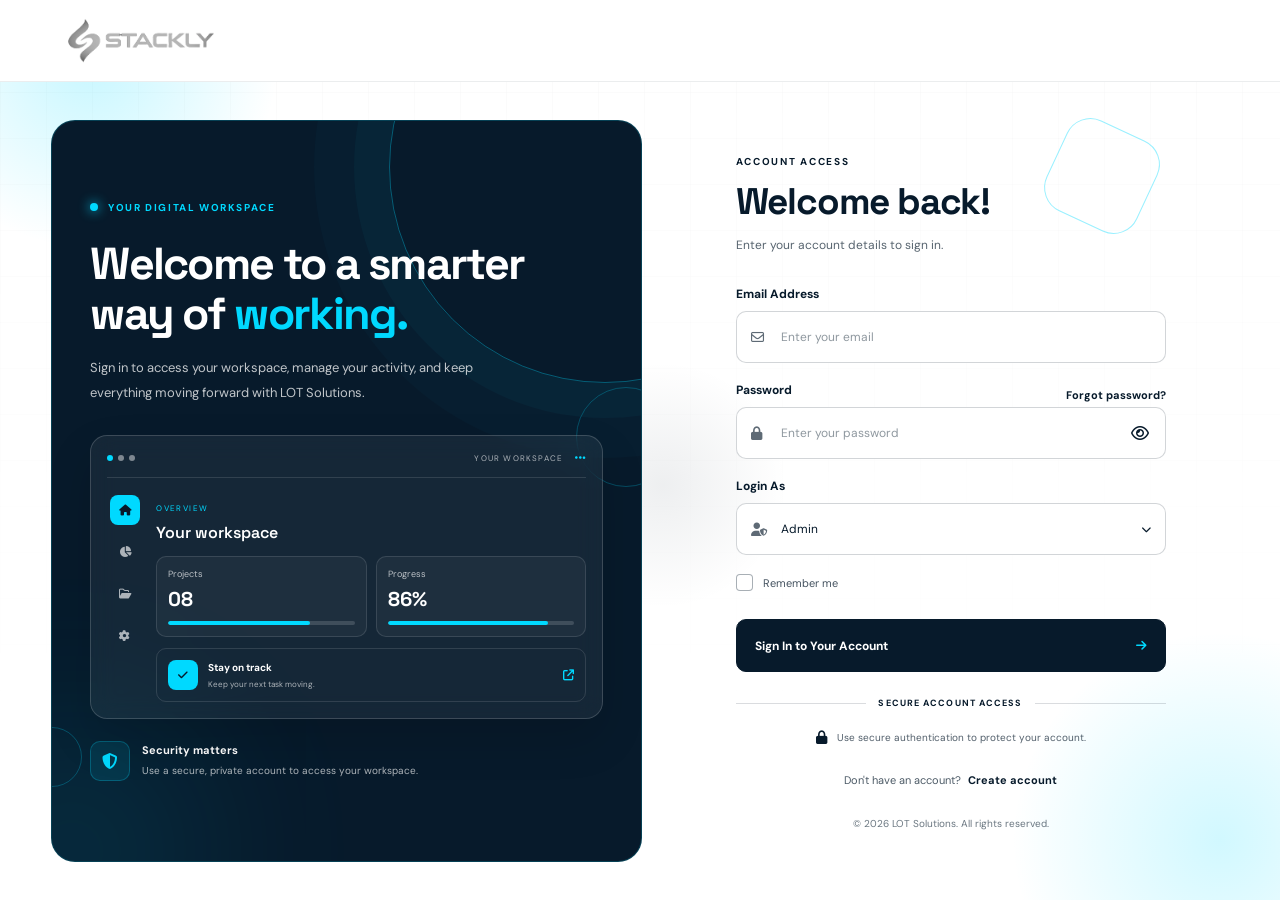
<file: login.html>
<!DOCTYPE html>
<html lang="en">
<head>
    <meta charset="UTF-8">
    <meta name="viewport" content="width=device-width, initial-scale=1.0">

    <title>Login | LOT Solutions</title>
    <meta name="description" content="Sign in to your LOT Solutions account.">
    <meta name="theme-color" content="#071A2B">

    <link rel="preconnect" href="https://fonts.googleapis.com">
    <link rel="preconnect" href="https://fonts.gstatic.com" crossorigin>

    <link href="https://fonts.googleapis.com/css2?family=DM+Sans:wght@400;500;600;700&family=Space+Grotesk:wght@400;500;600;700&display=swap"
          rel="stylesheet">

    <link rel="stylesheet"
          href="https://cdnjs.cloudflare.com/ajax/libs/font-awesome/6.5.2/css/all.min.css">

    <link rel="stylesheet"
          href="https://unpkg.com/aos@2.3.1/dist/aos.css">

    <link rel="stylesheet" href="css/login.css">
</head>

<body>

    <!-- Animated Background -->
    <div class="background-animation" aria-hidden="true">
        <div class="background-grid"></div>
        <div class="glow glow-one"></div>
        <div class="glow glow-two"></div>
        <div class="glow glow-three"></div>
        <span class="floating-shape shape-one"></span>
        <span class="floating-shape shape-two"></span>
        <span class="floating-shape shape-three"></span>
    </div>

    <!-- Header -->
    <header class="site-header auth-header">
        <a href="index.html"
           class="brand"
           aria-label="LOT Solutions Home">
            <img src="assets/logo.webp" alt="LOT Solutions">
        </a>
    </header>

    <main class="login-layout">

        <!-- Welcome Panel -->
        <section class="welcome-panel" data-aos="fade-right">
            <div class="welcome-inner">

                <div class="live-label">
                    <span class="live-dot"></span>
                    YOUR DIGITAL WORKSPACE
                </div>

                <h1>
                    Welcome to a smarter way of
                    <span>working.</span>
                </h1>

                <p class="welcome-description">
                    Sign in to access your workspace, manage your activity,
                    and keep everything moving forward with LOT Solutions.
                </p>

                <!-- Workspace Illustration -->
                <div class="workspace-visual"
                     data-aos="zoom-in"
                     data-aos-delay="200">

                    <div class="visual-topbar">
                        <div class="window-dots">
                            <span></span>
                            <span></span>
                            <span></span>
                        </div>

                        <span class="visual-caption">YOUR WORKSPACE</span>

                        <i class="fa-solid fa-ellipsis" aria-hidden="true"></i>
                    </div>

                    <div class="visual-content">

                        <div class="visual-sidebar" aria-hidden="true">
                            <div class="sidebar-symbol active">
                                <i class="fa-solid fa-house"></i>
                            </div>

                            <div class="sidebar-symbol">
                                <i class="fa-solid fa-chart-pie"></i>
                            </div>

                            <div class="sidebar-symbol">
                                <i class="fa-regular fa-folder-open"></i>
                            </div>

                            <div class="sidebar-symbol">
                                <i class="fa-solid fa-gear"></i>
                            </div>
                        </div>

                        <div class="visual-dashboard">
                            <span class="mini-label">OVERVIEW</span>
                            <div class="mini-heading">Your workspace</div>

                            <div class="mini-stat-grid">
                                <div class="mini-stat">
                                    <span>Projects</span>
                                    <strong>08</strong>
                                    <div class="mini-line">
                                        <span></span>
                                    </div>
                                </div>

                                <div class="mini-stat">
                                    <span>Progress</span>
                                    <strong>86%</strong>
                                    <div class="mini-line">
                                        <span></span>
                                    </div>
                                </div>
                            </div>

                            <div class="activity-card">
                                <div class="activity-icon">
                                    <i class="fa-solid fa-check"
                                       aria-hidden="true"></i>
                                </div>

                                <div class="activity-copy">
                                    <strong>Stay on track</strong>
                                    <span>Keep your next task moving.</span>
                                </div>

                                <i class="fa-solid fa-arrow-up-right-from-square activity-arrow"
                                   aria-hidden="true"></i>
                            </div>
                        </div>
                    </div>
                </div>

                <!-- Security Note -->
                <div class="welcome-footer">
                    <div class="footer-icon">
                        <i class="fa-solid fa-shield-halved"
                           aria-hidden="true"></i>
                    </div>

                    <div>
                        <strong>Security matters</strong>
                        <span>
                            Use a secure, private account to access your workspace.
                        </span>
                    </div>
                </div>
            </div>

            <div class="outline-circle outline-one"></div>
            <div class="outline-circle outline-two"></div>
        </section>

        <!-- Login Panel -->
        <section class="login-panel"
                 data-aos="fade-left"
                 data-aos-delay="150">

            <div class="login-card">
<!-- 
                Mobile Logo
                <a href="index.html"
                   class="mobile-logo"
                   aria-label="LOT Solutions Home">
                    <img src="assets/logo.webp" alt="LOT Solutions">
                </a> -->

                <div class="form-heading">
                    <span class="form-eyebrow">ACCOUNT ACCESS</span>
                    <h2>Welcome back!</h2>
                    <p>Enter your account details to sign in.</p>
                </div>

                <!-- Single Status Message -->
                <div class="form-status"
                     id="formStatus"
                     role="status"
                     aria-live="polite"></div>

                <!-- Login Form -->
                <form id="loginForm" novalidate>

                    <!-- Email -->
                    <div class="form-group">
                        <label for="email">Email Address</label>

                        <div class="input-container">
                            <i class="fa-regular fa-envelope input-icon"
                               aria-hidden="true"></i>

                            <input
                                type="email"
                                id="email"
                                name="email"
                                placeholder="Enter your email"
                                autocomplete="username"
                                aria-describedby="emailError"
                                required
                            >
                        </div>

                        <small class="error-text" id="emailError"></small>
                    </div>

                    <!-- Password -->
                    <div class="form-group">
                        <div class="label-row">
                            <label for="password">Password</label>

                            <a href="forgot-password.html"
                               class="forgot-link">
                                Forgot password?
                            </a>
                        </div>

                        <div class="input-container">
                            <i class="fa-solid fa-lock input-icon"
                               aria-hidden="true"></i>

                            <input
                                type="password"
                                id="password"
                                name="password"
                                placeholder="Enter your password"
                                autocomplete="current-password"
                                aria-describedby="passwordError"
                                required
                            >

                            <button
                                type="button"
                                class="toggle-password"
                                id="togglePassword"
                                aria-label="Show password"
                                title="Show password"
                                aria-controls="password"
                            >
                                <i class="fa-regular fa-eye"
                                   aria-hidden="true"></i>
                            </button>
                        </div>

                        <small class="error-text" id="passwordError"></small>
                    </div>

                    <!-- Role Selection -->
                    <div class="form-group">
                        <label for="userRole">Login As</label>

                        <div class="input-container role-container">
                            <i class="fa-solid fa-user-shield input-icon"
                               aria-hidden="true"></i>

                            <select id="userRole" name="role" required>
                                <option value="admin">Admin</option>
                                <option value="customer">Customer</option>
                            </select>

                            <i class="fa-solid fa-chevron-down select-chevron"
                               aria-hidden="true"></i>
                        </div>
                    </div>

                    <!-- Remember Me -->
                    <div class="form-options">
                        <label class="remember-option" for="rememberMe">
                            <input
                                type="checkbox"
                                id="rememberMe"
                                name="rememberMe"
                            >
                            <span class="checkmark" aria-hidden="true"></span>
                            <span>Remember me</span>
                        </label>
                    </div>

                    <!-- Submit -->
                    <button type="submit"
                            id="loginButton"
                            class="login-button">
                        <span>Sign In to Your Account</span>
                        <i class="fa-solid fa-arrow-right"
                           aria-hidden="true"></i>
                    </button>

                </form>

                <div class="separator">
                    <span>SECURE ACCOUNT ACCESS</span>
                </div>

                <div class="security-message">
                    <i class="fa-solid fa-lock" aria-hidden="true"></i>
                    <p>
                        Use secure authentication to protect your account.
                    </p>
                </div>

                <p class="signup-text">
                    Don't have an account?
                    <a href="signup.html">Create account</a>
                </p>

                <p class="copyright">
                    © <span id="currentYear"></span>
                    LOT Solutions. All rights reserved.
                </p>

            </div>
        </section>

    </main>

    <!-- Scripts: Load Each Once -->
    <script src="https://unpkg.com/aos@2.3.1/dist/aos.js"></script>
    <script src="js/login.js"></script>

</body>
</html>
</file>
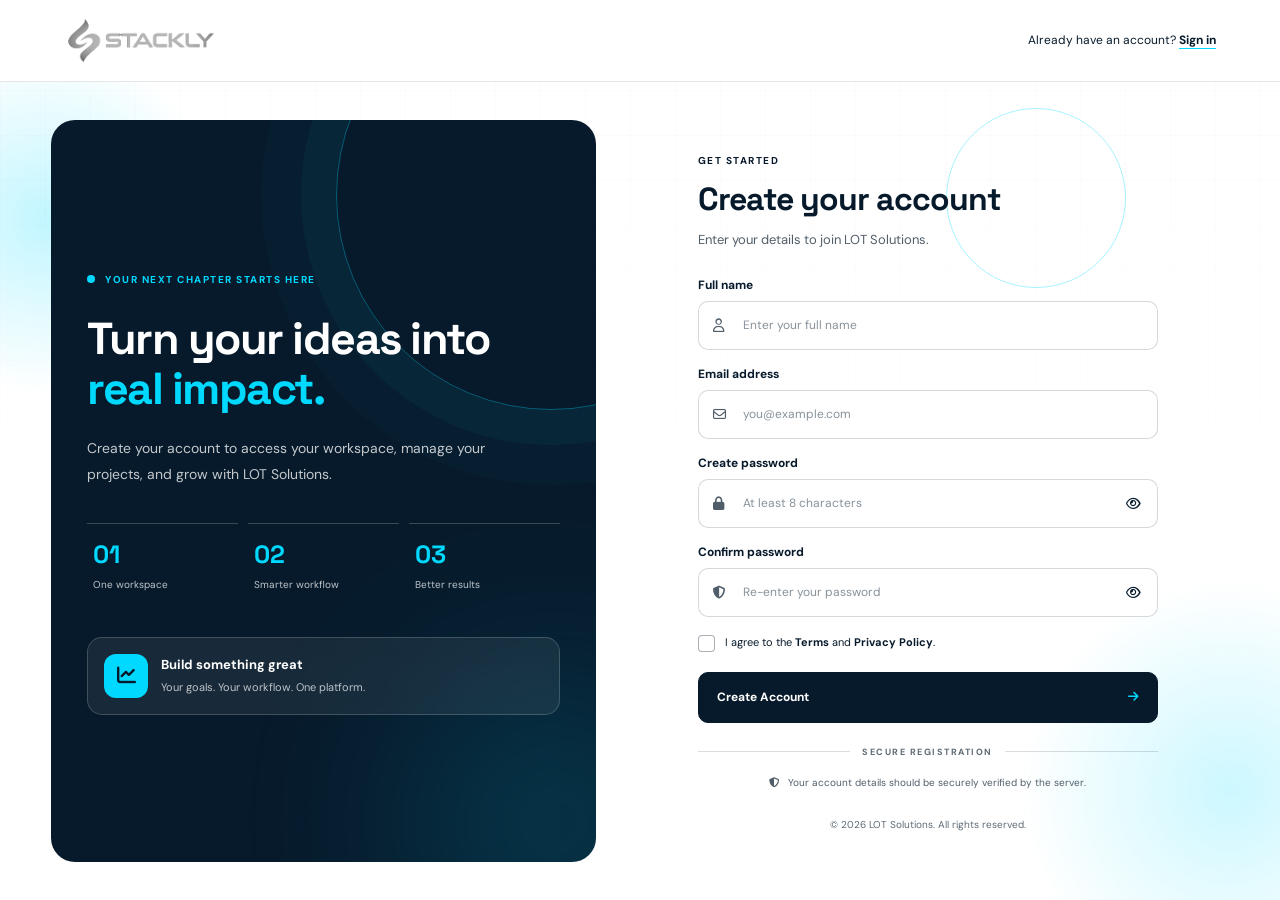
<file: signup.html>
<!DOCTYPE html>
<html lang="en">
<head>
    <meta charset="UTF-8">
    <meta name="viewport" content="width=device-width, initial-scale=1.0">
    <meta name="theme-color" content="#071A2B">
    <meta name="description" content="Create your LOT Solutions account.">

    <title>Create Account | LOT Solutions</title>

    <link rel="preconnect" href="https://fonts.googleapis.com">
    <link rel="preconnect" href="https://fonts.gstatic.com" crossorigin>
    <link href="https://fonts.googleapis.com/css2?family=DM+Sans:wght@400;500;600;700&family=Space+Grotesk:wght@400;500;600;700&display=swap" rel="stylesheet">

    <link rel="stylesheet" href="https://cdnjs.cloudflare.com/ajax/libs/font-awesome/6.5.2/css/all.min.css">
    <link rel="stylesheet" href="https://unpkg.com/aos@2.3.1/dist/aos.css">
    <link rel="stylesheet" href="css/signup.css">

    <script src="https://unpkg.com/aos@2.3.1/dist/aos.js" defer></script>
    <script src="js/signup.js" defer></script>
</head>

<body>
    <div class="background-scene" aria-hidden="true">
        <div class="grid-overlay"></div>
        <div class="orb orb-one"></div>
        <div class="orb orb-two"></div>
        <div class="floating-ring"></div>
    </div>

    <header class="auth-header">
        <a href="index.html" class="brand" aria-label="LOT Solutions Home">
            <img src="assets/logo.webp" alt="LOT Solutions">
        </a>
        <a href="login.html" class="header-link">Already have an account? <strong>Sign in</strong></a>
    </header>

    <main class="auth-layout">
        <section class="visual-panel" data-aos="fade-right">
            <div class="visual-content">
                <span class="eyebrow">
                    <span class="status-dot"></span>
                    YOUR NEXT CHAPTER STARTS HERE
                </span>

                <h1>Turn your ideas into <span>real impact.</span></h1>

                <p>
                    Create your account to access your workspace, manage your
                    projects, and grow with LOT Solutions.
                </p>

                <div class="visual-stats">
                    <div>
                        <strong>01</strong>
                        <span>One workspace</span>
                    </div>
                    <div>
                        <strong>02</strong>
                        <span>Smarter workflow</span>
                    </div>
                    <div>
                        <strong>03</strong>
                        <span>Better results</span>
                    </div>
                </div>

                <div class="visual-card">
                    <div class="visual-card-icon">
                        <i class="fa-solid fa-chart-line" aria-hidden="true"></i>
                    </div>
                    <div>
                        <strong>Build something great</strong>
                        <p>Your goals. Your workflow. One platform.</p>
                    </div>
                </div>
            </div>
        </section>

        <section class="form-panel" data-aos="fade-left">
            <div class="form-shell">
                <div class="form-heading">
                    <span class="section-label">GET STARTED</span>
                    <h2>Create your account</h2>
                    <p>Enter your details to join LOT Solutions.</p>
                </div>

                <div class="form-message" id="formMessage"
                     role="status" aria-live="polite"></div>

                <form id="signUpForm" class="auth-form" novalidate>
                    <div class="field-group">
                        <label for="fullName">Full name</label>
                        <div class="input-wrap">
                            <i class="fa-regular fa-user input-icon" aria-hidden="true"></i>
                            <input type="text" id="fullName" name="fullName"
                                   placeholder="Enter your full name"
                                   autocomplete="name" required
                                   aria-describedby="fullNameError">
                        </div>
                        <small class="field-error" id="fullNameError"></small>
                    </div>

                    <div class="field-group">
                        <label for="signupEmail">Email address</label>
                        <div class="input-wrap">
                            <i class="fa-regular fa-envelope input-icon" aria-hidden="true"></i>
                            <input type="email" id="signupEmail" name="email"
                                   placeholder="you@example.com"
                                   autocomplete="email" required
                                   aria-describedby="signupEmailError">
                        </div>
                        <small class="field-error" id="signupEmailError"></small>
                    </div>

                    <div class="field-group">
                        <label for="signupPassword">Create password</label>
                        <div class="input-wrap">
                            <i class="fa-solid fa-lock input-icon" aria-hidden="true"></i>
                            <input type="password" id="signupPassword" name="password"
                                   placeholder="At least 8 characters"
                                   autocomplete="new-password" required
                                   aria-describedby="signupPasswordError">
                            <button type="button" class="password-toggle"
                                    data-target="signupPassword"
                                    aria-label="Show password" title="Show password">
                                <i class="fa-regular fa-eye" aria-hidden="true"></i>
                            </button>
                        </div>
                        <small class="field-error" id="signupPasswordError"></small>
                    </div>

                    <div class="field-group">
                        <label for="confirmPassword">Confirm password</label>
                        <div class="input-wrap">
                            <i class="fa-solid fa-shield-halved input-icon" aria-hidden="true"></i>
                            <input type="password" id="confirmPassword"
                                   name="confirmPassword"
                                   placeholder="Re-enter your password"
                                   autocomplete="new-password" required
                                   aria-describedby="confirmPasswordError">
                            <button type="button" class="password-toggle"
                                    data-target="confirmPassword"
                                    aria-label="Show password" title="Show password">
                                <i class="fa-regular fa-eye" aria-hidden="true"></i>
                            </button>
                        </div>
                        <small class="field-error" id="confirmPasswordError"></small>
                    </div>

                    <div class="terms-group">
                        <label class="check-row" for="acceptTerms">
                            <input type="checkbox" id="acceptTerms" name="acceptTerms">
                            <span class="custom-check" aria-hidden="true"></span>
                            <span>
                                I agree to the
                                <a href="404.html" class="text-link">Terms</a>
                                and
                                <a href="404.html" class="text-link">Privacy Policy</a>.
                            </span>
                        </label>
                        <small class="field-error" id="termsError"></small>
                    </div>

                    <button type="submit" class="submit-btn" id="createAccountBtn">
                        <span>Create Account</span>
                        <i class="fa-solid fa-arrow-right" aria-hidden="true"></i>
                    </button>
                </form>

                <div class="form-divider"><span>SECURE REGISTRATION</span></div>

                <p class="security-note">
                    <i class="fa-solid fa-shield-halved" aria-hidden="true"></i>
                    Your account details should be securely verified by the server.
                </p>

                <p class="bottom-note">
                    © <span id="currentYear"></span> LOT Solutions. All rights reserved.
                </p>
            </div>
        </section>
    </main>

      <!-- Scripts: Load Each Once -->
    <script src="https://unpkg.com/aos@2.3.1/dist/aos.js"></script>
    <script src="js/signup.js"></script>

</body>
</html>
</file>
<file: css/login.css>
/* ==================================================
   LOT SOLUTIONS LOGIN PAGE
   Main Colors: Dark Blue, Cyan, White
================================================== */

:root {
    --navy: #071A2B;
    --cyan: #00D9FF;
    --white: #FFFFFF;

    --body-font: "DM Sans", sans-serif;
    --heading-font: "Space Grotesk", sans-serif;
    --transition: 0.3s ease;
}

* {
    margin: 0;
    padding: 0;
    box-sizing: border-box;
}

html {
    scroll-behavior: smooth;
    -webkit-text-size-adjust: 100%;
}

body {
    min-height: 100vh;
    overflow-x: clip;
    color: var(--navy);
    background: var(--white);
    font-family: var(--body-font);
    -webkit-font-smoothing: antialiased;
}

img {
    display: block;
    max-width: 100%;
}

a {
    color: inherit;
    text-decoration: none;
}

button,
input,
select {
    max-width: 100%;
    font: inherit;
}

button,
a,
select {
    -webkit-tap-highlight-color: transparent;
}

button:focus-visible,
input:focus-visible,
select:focus-visible,
a:focus-visible {
    outline: 3px solid var(--cyan);
    outline-offset: 3px;
}

button {
    cursor: pointer;
}

::selection {
    color: var(--navy);
    background: var(--cyan);
}

/* ==================================================
   ANIMATED BACKGROUND
================================================== */

.background-animation {
    position: fixed;
    inset: 0;
    z-index: 0;
    overflow: hidden;
    background: var(--white);
    pointer-events: none;
}

.background-grid {
    position: absolute;
    inset: 0;
    opacity: 0.25;
    background-image:
        linear-gradient(rgba(7, 26, 43, 0.07) 1px, transparent 1px),
        linear-gradient(90deg, rgba(7, 26, 43, 0.07) 1px, transparent 1px);
    background-size: 46px 46px;
    mask-image: linear-gradient(to bottom, black, transparent 90%);
    -webkit-mask-image: linear-gradient(to bottom, black, transparent 90%);
}

.glow {
    position: absolute;
    border-radius: 50%;
    animation: glowFloat 12s ease-in-out infinite alternate;
}

.glow-one {
    width: 380px;
    height: 380px;
    top: -130px;
    left: -100px;
    background: radial-gradient(
        circle,
        rgba(0, 217, 255, 0.22),
        transparent 70%
    );
}

.glow-two {
    width: 420px;
    height: 420px;
    right: -150px;
    bottom: -150px;
    background: radial-gradient(
        circle,
        rgba(0, 217, 255, 0.18),
        transparent 70%
    );
    animation-delay: -5s;
}

.glow-three {
    width: 250px;
    height: 250px;
    top: 40%;
    left: 42%;
    background: radial-gradient(
        circle,
        rgba(7, 26, 43, 0.07),
        transparent 70%
    );
    animation-delay: -3s;
}

.floating-shape {
    position: absolute;
    display: block;
    border: 1px solid rgba(0, 217, 255, 0.4);
    animation: shapeFloat 14s ease-in-out infinite alternate;
}

.shape-one {
    width: 100px;
    height: 100px;
    top: 14%;
    right: 10%;
    border-radius: 26px;
    transform: rotate(25deg);
}

.shape-two {
    width: 65px;
    height: 65px;
    left: 42%;
    bottom: 12%;
    border-radius: 50%;
    animation-delay: -4s;
}

.shape-three {
    width: 45px;
    height: 45px;
    top: 65%;
    left: 4%;
    border-radius: 12px;
    animation-delay: -7s;
}

@keyframes glowFloat {
    from {
        transform: translate3d(0, 0, 0) scale(1);
    }

    to {
        transform: translate3d(25px, -25px, 0) scale(1.1);
    }
}

@keyframes shapeFloat {
    from {
        translate: 0 0;
        rotate: 0deg;
    }

    to {
        translate: 18px -25px;
        rotate: 35deg;
    }
}

/* ==================================================
   HEADER AND IMAGE LOGO
================================================== */

.site-header {
    position: relative;
    z-index: 5;
    width: 100%;
}

.auth-header {
    min-height: 82px;
    padding: 12px 5%;
    display: flex;
    align-items: center;
    justify-content: flex-start;
    background: var(--white);
    border-bottom: 1px solid rgba(7, 26, 43, 0.08);
}

.brand {
    display: inline-flex;
    align-items: center;
    flex-shrink: 0;
}

.brand img {
    width: 160px;
    height: 55px;
    object-fit: contain;
    object-position: left center;
}

/* ==================================================
   MAIN LAYOUT
================================================== */

.login-layout {
    position: relative;
    z-index: 1;
    width: min(1240px, 92%);
    min-height: calc(100vh - 82px);
    margin-inline: auto;
    padding: 38px 0;
    display: grid;
    grid-template-columns: minmax(0, 1.03fr) minmax(0, 0.97fr);
    align-items: stretch;
    gap: 30px;
}

/* ==================================================
   WELCOME PANEL
================================================== */

.welcome-panel {
    position: relative;
    min-width: 0;
    min-height: 660px;
    padding: 44px 38px;
    display: flex;
    align-items: center;
    overflow: hidden;
    isolation: isolate;
    color: var(--white);
    background: var(--navy);
    border: 1px solid rgba(0, 217, 255, 0.2);
    border-radius: 24px;
}

.welcome-panel::before {
    content: "";
    position: absolute;
    z-index: -1;
    top: -170px;
    right: -180px;
    width: 430px;
    height: 430px;
    border: 1px solid rgba(0, 217, 255, 0.35);
    border-radius: 50%;
    box-shadow:
        0 0 0 35px rgba(0, 217, 255, 0.035),
        0 0 0 75px rgba(0, 217, 255, 0.025);
    animation: circleRotate 35s linear infinite;
}

.welcome-panel::after {
    content: "";
    position: absolute;
    z-index: -1;
    width: 220px;
    height: 220px;
    bottom: -100px;
    left: -90px;
    border-radius: 50%;
    background: var(--cyan);
    filter: blur(100px);
    opacity: 0.17;
}

@keyframes circleRotate {
    to {
        transform: rotate(360deg);
    }
}

.welcome-inner {
    position: relative;
    z-index: 1;
    width: 100%;
    min-width: 0;
}

.live-label {
    display: flex;
    align-items: center;
    flex-wrap: wrap;
    gap: 10px;
    color: var(--cyan);
    font-size: 10px;
    font-weight: 700;
    letter-spacing: 1.6px;
}

.live-dot {
    flex: 0 0 8px;
    width: 8px;
    height: 8px;
    border-radius: 50%;
    background: var(--cyan);
    box-shadow: 0 0 12px var(--cyan);
    animation: dotPulse 1.7s ease-in-out infinite;
}

@keyframes dotPulse {
    50% {
        opacity: 0.45;
        transform: scale(0.8);
    }
}

.welcome-inner h1 {
    max-width: 480px;
    margin: 25px 0 17px;
    font-family: var(--heading-font);
    font-size: clamp(32px, 3.5vw, 48px);
    font-weight: 700;
    line-height: 1.12;
    letter-spacing: -1.7px;
    overflow-wrap: break-word;
}

.welcome-inner h1 span {
    color: var(--cyan);
}

.welcome-description {
    max-width: 425px;
    color: rgba(255, 255, 255, 0.75);
    font-size: 13px;
    line-height: 1.9;
}

/* ==================================================
   WORKSPACE DASHBOARD
================================================== */

.workspace-visual {
    width: 100%;
    min-width: 0;
    margin-top: 30px;
    padding: 16px;
    overflow: hidden;
    border: 1px solid rgba(255, 255, 255, 0.17);
    border-radius: 17px;
    background: rgba(255, 255, 255, 0.06);
    box-shadow: 0 20px 45px rgba(0, 0, 0, 0.13);
    backdrop-filter: blur(12px);
    -webkit-backdrop-filter: blur(12px);
    transition: transform var(--transition), border-color var(--transition);
}

.workspace-visual:hover {
    transform: translateY(-4px);
    border-color: rgba(0, 217, 255, 0.6);
}

.visual-topbar {
    display: flex;
    align-items: center;
    gap: 12px;
    padding-bottom: 13px;
    border-bottom: 1px solid rgba(255, 255, 255, 0.12);
}

.window-dots {
    display: flex;
    flex-shrink: 0;
    gap: 5px;
}

.window-dots span {
    width: 6px;
    height: 6px;
    border-radius: 50%;
    background: rgba(255, 255, 255, 0.45);
}

.window-dots span:first-child {
    background: var(--cyan);
}

.visual-caption {
    margin-left: auto;
    color: rgba(255, 255, 255, 0.65);
    font-size: 8px;
    letter-spacing: 1.2px;
}

.visual-topbar > i {
    flex-shrink: 0;
    color: var(--cyan);
    font-size: 12px;
}

.visual-content {
    display: grid;
    grid-template-columns: 35px minmax(0, 1fr);
    gap: 14px;
    padding-top: 17px;
}

.visual-sidebar {
    display: flex;
    flex-direction: column;
    align-items: center;
    gap: 12px;
}

.sidebar-symbol {
    width: 30px;
    height: 30px;
    display: grid;
    place-items: center;
    color: rgba(255, 255, 255, 0.65);
    font-size: 11px;
    border-radius: 8px;
}

.sidebar-symbol.active {
    color: var(--navy);
    background: var(--cyan);
}

.visual-dashboard {
    min-width: 0;
}

.mini-label {
    color: var(--cyan);
    font-size: 8px;
    letter-spacing: 1.4px;
}

.mini-heading {
    margin: 6px 0 13px;
    font-family: var(--heading-font);
    font-size: 16px;
    font-weight: 600;
    overflow-wrap: anywhere;
}

.mini-stat-grid {
    display: grid;
    grid-template-columns: repeat(2, minmax(0, 1fr));
    gap: 9px;
}

.mini-stat {
    min-width: 0;
    padding: 11px;
    border: 1px solid rgba(255, 255, 255, 0.12);
    border-radius: 10px;
    background: rgba(255, 255, 255, 0.04);
}

.mini-stat > span {
    display: block;
    color: rgba(255, 255, 255, 0.7);
    font-size: 9px;
}

.mini-stat strong {
    display: block;
    margin-top: 6px;
    font-family: var(--heading-font);
    font-size: 20px;
}

.mini-line {
    height: 4px;
    margin-top: 9px;
    overflow: hidden;
    border-radius: 5px;
    background: rgba(255, 255, 255, 0.15);
}

.mini-line span {
    display: block;
    width: 76%;
    height: 100%;
    border-radius: inherit;
    background: var(--cyan);
    animation: lineGrow 1.8s ease both;
}

.mini-stat:nth-child(2) .mini-line span {
    width: 86%;
}

@keyframes lineGrow {
    from {
        width: 0;
    }
}

.activity-card {
    display: flex;
    align-items: center;
    gap: 10px;
    min-width: 0;
    margin-top: 11px;
    padding: 11px;
    border: 1px solid rgba(255, 255, 255, 0.12);
    border-radius: 10px;
}

.activity-icon {
    flex: 0 0 30px;
    width: 30px;
    height: 30px;
    display: grid;
    place-items: center;
    color: var(--navy);
    background: var(--cyan);
    border-radius: 8px;
    font-size: 11px;
}

.activity-copy {
    min-width: 0;
}

.activity-card strong,
.activity-card span {
    display: block;
    overflow-wrap: anywhere;
}

.activity-card strong {
    font-size: 10px;
}

.activity-card span {
    margin-top: 4px;
    color: rgba(255, 255, 255, 0.65);
    font-size: 8px;
    line-height: 1.5;
}

.activity-arrow {
    flex-shrink: 0;
    margin-left: auto;
    color: var(--cyan);
    font-size: 11px;
}

.welcome-footer {
    display: flex;
    align-items: center;
    gap: 12px;
    margin-top: 22px;
}

.footer-icon {
    flex: 0 0 40px;
    width: 40px;
    height: 40px;
    display: grid;
    place-items: center;
    color: var(--cyan);
    background: rgba(0, 217, 255, 0.1);
    border: 1px solid rgba(0, 217, 255, 0.25);
    border-radius: 10px;
}

.welcome-footer > div:last-child {
    min-width: 0;
}

.welcome-footer strong,
.welcome-footer span {
    display: block;
}

.welcome-footer strong {
    margin-bottom: 5px;
    font-size: 11px;
}

.welcome-footer span {
    color: rgba(255, 255, 255, 0.68);
    font-size: 10px;
    line-height: 1.7;
}

.outline-circle {
    position: absolute;
    z-index: -1;
    border: 1px solid rgba(0, 217, 255, 0.25);
    border-radius: 50%;
    pointer-events: none;
}

.outline-one {
    width: 100px;
    height: 100px;
    top: 36%;
    right: -35px;
}

.outline-two {
    width: 60px;
    height: 60px;
    bottom: 10%;
    left: -30px;
}

/* ==================================================
   LOGIN PANEL
================================================== */

.login-panel {
    min-width: 0;
    display: flex;
    align-items: center;
    justify-content: center;
    padding: 20px 30px;
}

.login-card {
    width: 100%;
    max-width: 430px;
    min-width: 0;
}

.mobile-logo {
    display: none;
}

.form-heading {
    margin-bottom: 30px;
}

.form-eyebrow {
    display: inline-block;
    margin-bottom: 12px;
    color: var(--navy);
    font-size: 10px;
    font-weight: 700;
    letter-spacing: 1.7px;
}

.form-heading h2 {
    font-family: var(--heading-font);
    font-size: clamp(28px, 3vw, 37px);
    line-height: 1.2;
    letter-spacing: -1.2px;
    overflow-wrap: break-word;
}

.form-heading p {
    margin-top: 10px;
    color: rgba(7, 26, 43, 0.68);
    font-size: 12px;
    line-height: 1.8;
}

/* ==================================================
   FORM INPUTS
================================================== */

.form-group {
    min-width: 0;
    margin-bottom: 19px;
}

.form-group > label,
.label-row > label {
    display: block;
    margin-bottom: 9px;
    color: var(--navy);
    font-size: 12px;
    font-weight: 700;
}

.label-row {
    display: flex;
    align-items: center;
    justify-content: space-between;
    flex-wrap: wrap;
    gap: 7px 12px;
}

.forgot-link {
    color: var(--navy);
    font-size: 11px;
    font-weight: 700;
    transition: color var(--transition);
}

.forgot-link:hover {
    color: var(--cyan);
    text-decoration: underline;
}

.input-container {
    position: relative;
    width: 100%;
    min-width: 0;
}

.input-container input,
.input-container select {
    display: block;
    width: 100%;
    min-width: 0;
    height: 52px;
    padding: 0 44px;
    border: 1px solid rgba(7, 26, 43, 0.18);
    border-radius: 10px;
    outline: none;
    color: var(--navy);
    background: var(--white);
    font-size: 12px;
    transition: border-color var(--transition), box-shadow var(--transition);
}

.input-container input::placeholder {
    color: rgba(7, 26, 43, 0.45);
    opacity: 1;
}

.input-container input:focus,
.input-container select:focus {
    border-color: var(--cyan);
    box-shadow: 0 0 0 3px rgba(0, 217, 255, 0.15);
}

.input-container input.invalid,
.input-container select.invalid {
    border-color: var(--navy);
    box-shadow: 0 0 0 2px rgba(7, 26, 43, 0.09);
}

.input-icon {
    position: absolute;
    z-index: 1;
    top: 50%;
    left: 15px;
    transform: translateY(-50%);
    color: rgba(7, 26, 43, 0.65);
    font-size: 13px;
    pointer-events: none;
}

.role-container select {
    padding-right: 42px;
    appearance: none;
    -webkit-appearance: none;
    cursor: pointer;
}

.select-chevron {
    position: absolute;
    top: 50%;
    right: 15px;
    transform: translateY(-50%);
    color: var(--navy);
    font-size: 10px;
    pointer-events: none;
}

.toggle-password {
    position: absolute;
    top: 50%;
    right: 10px;
    width: 32px;
    height: 34px;
    display: grid;
    place-items: center;
    transform: translateY(-50%);
    border: 0;
    border-radius: 6px;
    color: var(--navy);
    background: transparent;
    cursor: pointer;
    transition: background var(--transition);
}

.toggle-password:hover {
    background: rgba(0, 217, 255, 0.15);
}

.error-text {
    display: block;
    margin-top: 6px;
    color: var(--navy);
    font-size: 10px;
    line-height: 1.6;
    overflow-wrap: anywhere;
}

.error-text:empty {
    display: none;
}

/* ==================================================
   REMEMBER ME
================================================== */

.form-options {
    margin: 2px 0 23px;
}

.remember-option {
    position: relative;
    display: inline-flex;
    align-items: center;
    gap: 10px;
    color: rgba(7, 26, 43, 0.75);
    cursor: pointer;
    font-size: 11px;
}

.remember-option input {
    position: absolute;
    width: 1px;
    height: 1px;
    overflow: hidden;
    clip-path: inset(50%);
}

.checkmark {
    flex: 0 0 17px;
    width: 17px;
    height: 17px;
    display: grid;
    place-items: center;
    border: 1px solid rgba(7, 26, 43, 0.35);
    border-radius: 4px;
    background: var(--white);
}

.remember-option input:checked + .checkmark {
    border-color: var(--navy);
    background: var(--navy);
}

.remember-option input:checked + .checkmark::after {
    content: "\2713";
    color: var(--cyan);
    font-size: 11px;
    font-weight: 700;
}

.remember-option input:focus-visible + .checkmark {
    outline: 3px solid var(--cyan);
    outline-offset: 3px;
}

/* ==================================================
   LOGIN BUTTON
================================================== */

.login-button {
    width: 100%;
    min-height: 53px;
    padding: 12px 18px;
    display: flex;
    align-items: center;
    justify-content: space-between;
    gap: 12px;
    border: 1px solid var(--navy);
    border-radius: 10px;
    color: var(--white);
    background: var(--navy);
    font-size: 12px;
    font-weight: 700;
    transition: background var(--transition), color var(--transition), transform var(--transition), box-shadow var(--transition);
}

.login-button span {
    min-width: 0;
    overflow-wrap: anywhere;
}

.login-button i {
    flex-shrink: 0;
    color: var(--cyan);
    transition: transform var(--transition), color var(--transition);
}

.login-button:hover {
    transform: translateY(-2px);
    color: var(--navy);
    background: var(--cyan);
    box-shadow: 0 10px 24px rgba(0, 217, 255, 0.18);
}

.login-button:hover i {
    color: var(--navy);
    transform: translateX(4px);
}

.login-button:disabled {
    opacity: 0.65;
    cursor: not-allowed;
    transform: none;
}

/* ==================================================
   STATUS MESSAGE
================================================== */

.form-status {
    display: none;
    margin-bottom: 18px;
    padding: 12px 14px;
    border: 1px solid var(--navy);
    border-radius: 9px;
    color: var(--navy);
    background: var(--white);
    font-size: 11px;
    line-height: 1.7;
    overflow-wrap: anywhere;
}

.form-status.show {
    display: block;
    animation: statusAppear 0.25s ease both;
}

.form-status.success {
    border-color: var(--cyan);
    background: rgba(0, 217, 255, 0.1);
}

.form-status.error {
    border-color: var(--navy);
    background: rgba(7, 26, 43, 0.05);
}

@keyframes statusAppear {
    from {
        opacity: 0;
        transform: translateY(5px);
    }

    to {
        opacity: 1;
        transform: translateY(0);
    }
}

/* ==================================================
   SECURITY AND FOOTER
================================================== */

.separator {
    display: flex;
    align-items: center;
    gap: 12px;
    margin: 25px 0 20px;
    color: var(--navy);
    font-size: 9px;
    font-weight: 700;
    letter-spacing: 1.1px;
    text-align: center;
}

.separator span {
    flex-shrink: 0;
}

.separator::before,
.separator::after {
    content: "";
    flex: 1;
    min-width: 0;
    height: 1px;
    background: rgba(7, 26, 43, 0.15);
}

.security-message {
    display: flex;
    align-items: center;
    justify-content: center;
    gap: 10px;
    color: rgba(7, 26, 43, 0.7);
    text-align: center;
}

.security-message i {
    flex-shrink: 0;
    color: var(--navy);
    font-size: 13px;
}

.security-message p {
    font-size: 10px;
    line-height: 1.7;
}

.signup-text {
    margin-top: 25px;
    color: rgba(7, 26, 43, 0.72);
    font-size: 11px;
    line-height: 1.8;
    text-align: center;
}

.signup-text a {
    display: inline-block;
    margin-left: 4px;
    color: var(--navy);
    font-weight: 700;
}

.signup-text a:hover {
    color: var(--cyan);
    text-decoration: underline;
}

.copyright {
    margin-top: 24px;
    color: rgba(7, 26, 43, 0.6);
    font-size: 10px;
    line-height: 1.8;
    text-align: center;
}

/* ==================================================
   TABLET RESPONSIVE
================================================== */

@media (max-width: 1100px) {
    .login-layout {
        width: 95%;
        gap: 22px;
    }

    .welcome-panel {
        padding: 35px 25px;
    }

    .welcome-inner h1 {
        font-size: clamp(31px, 4vw, 40px);
        letter-spacing: -1.2px;
    }

    .login-panel {
        padding: 18px 15px;
    }

    .workspace-visual {
        padding: 13px;
    }

    .visual-content {
        gap: 10px;
    }

    .welcome-description {
        font-size: 12px;
    }
}

/* ==================================================
   MOBILE RESPONSIVE — 796px
================================================== */

@media (max-width: 796px) {
    .auth-header {
        min-height: 72px;
        padding: 12px 5%;
    }

    .brand img {
        width: 135px;
        height: 46px;
    }

    .login-layout {
        width: min(510px, 92%);
        min-height: auto;
        margin-inline: auto;
        padding: 28px 0 42px;
        display: block;
    }

    .welcome-panel {
        display: none;
    }

    .login-panel {
        width: 100%;
        min-width: 0;
        padding: 0;
        display: block;
    }

    .login-card {
        width: 100%;
        max-width: none;
        padding: 30px 25px;
        border: 1px solid rgba(7, 26, 43, 0.1);
        border-radius: 20px;
        background: rgba(255, 255, 255, 0.96);
        box-shadow: 0 18px 48px rgba(7, 26, 43, 0.08);
        backdrop-filter: blur(12px);
        -webkit-backdrop-filter: blur(12px);
    }

    .mobile-logo {
        width: fit-content;
        max-width: 100%;
        display: flex;
        align-items: center;
        margin-bottom: 27px;
    }

    .mobile-logo img {
        width: 140px;
        height: 48px;
        object-fit: contain;
        object-position: left center;
    }

    .form-heading {
        margin-bottom: 26px;
    }

    .form-heading h2 {
        font-size: 31px;
    }

    .form-group {
        margin-bottom: 18px;
    }

    .input-container input,
    .input-container select {
        height: 50px;
    }

    .login-button {
        min-height: 51px;
    }

    .separator {
        margin-top: 24px;
    }

    .copyright {
        margin-top: 22px;
    }
}

/* ==================================================
   SMALL MOBILE — 480px
================================================== */

@media (max-width: 480px) {
    .auth-header {
        min-height: 65px;
        padding: 10px 4%;
    }

    .brand img {
        width: 120px;
        height: 42px;
    }

    .login-layout {
        width: 92%;
        padding: 20px 0 30px;
    }

    .login-card {
        padding: 23px 17px;
        border-radius: 16px;
    }

    .mobile-logo {
        margin-bottom: 23px;
    }

    .mobile-logo img {
        width: 125px;
        height: 43px;
    }

    .form-eyebrow {
        margin-bottom: 10px;
        font-size: 9px;
        letter-spacing: 1.4px;
    }

    .form-heading {
        margin-bottom: 23px;
    }

    .form-heading h2 {
        font-size: 27px;
        letter-spacing: -0.8px;
    }

    .form-heading p {
        font-size: 11px;
    }

    .form-group {
        margin-bottom: 17px;
    }

    .form-group > label,
    .label-row > label {
        font-size: 11px;
    }

    .label-row {
        align-items: flex-start;
    }

    .forgot-link {
        font-size: 10px;
    }

    .input-container input,
    .input-container select {
        height: 48px;
        padding-right: 38px;
        padding-left: 39px;
        font-size: 11px;
    }

    .input-icon {
        left: 13px;
        font-size: 12px;
    }

    .toggle-password {
        right: 5px;
        width: 30px;
        height: 30px;
    }

    .select-chevron {
        right: 12px;
    }

    .form-options {
        margin-bottom: 20px;
    }

    .login-button {
        min-height: 49px;
        padding: 11px 13px;
        font-size: 11px;
    }

    .separator {
        gap: 8px;
        margin: 22px 0 17px;
        font-size: 8px;
        letter-spacing: 0.7px;
    }

    .security-message {
        gap: 8px;
    }

    .security-message p {
        font-size: 9px;
    }

    .signup-text {
        margin-top: 21px;
        font-size: 10px;
    }

    .copyright {
        margin-top: 19px;
        font-size: 9px;
    }
}

/* ==================================================
   EXTRA SMALL SCREENS — 360px
================================================== */

@media (max-width: 360px) {
    .login-layout {
        width: 94%;
    }

    .login-card {
        padding: 21px 13px;
    }

    .form-heading h2 {
        font-size: 25px;
    }

    .input-container input,
    .input-container select {
        font-size: 10px;
    }

    .separator {
        font-size: 7px;
        letter-spacing: 0.4px;
    }

    .security-message p {
        font-size: 8px;
    }
}

/* ==================================================
   ACCESSIBILITY
================================================== */

@media (prefers-reduced-motion: reduce) {
    *,
    *::before,
    *::after {
        scroll-behavior: auto !important;
        animation-duration: 0.01ms !important;
        animation-iteration-count: 1 !important;
        transition-duration: 0.01ms !important;
    }
}
</file>
<file: css/signup.css>
/* =====================================================
   LOT SOLUTIONS — SIGN UP PAGE
   Theme: Navy, Cyan, White
   Responsive: 796px, 480px, 360px
===================================================== */

:root {
    --navy: #071A2B;
    --cyan: #00D9FF;
    --white: #FFFFFF;

    --font-body: "DM Sans", sans-serif;
    --font-heading: "Space Grotesk", sans-serif;
    --transition: 0.3s ease;
    --container: 1240px;
}

*,
*::before,
*::after {
    box-sizing: border-box;
    margin: 0;
    padding: 0;
}

html {
    min-width: 320px;
    scroll-behavior: smooth;
}

body {
    min-height: 100vh;
    color: var(--navy);
    background: var(--white);
    font-family: var(--font-body);
    -webkit-font-smoothing: antialiased;
    overflow-x: clip;
}

button,
input {
    max-width: 100%;
    font: inherit;
}

button,
a {
    -webkit-tap-highlight-color: transparent;
}

a {
    color: inherit;
    text-decoration: none;
}

img {
    display: block;
    max-width: 100%;
}

[hidden] {
    display: none !important;
}

button:focus-visible,
input:focus-visible,
a:focus-visible {
    outline: 3px solid var(--cyan);
    outline-offset: 3px;
}

/* Background */

.background-scene {
    position: fixed;
    inset: 0;
    z-index: 0;
    overflow: hidden;
    pointer-events: none;
    background: var(--white);
}

.grid-overlay {
    position: absolute;
    inset: 0;
    opacity: 0.2;
    background-image:
        linear-gradient(rgba(7, 26, 43, 0.08) 1px, transparent 1px),
        linear-gradient(90deg, rgba(7, 26, 43, 0.08) 1px, transparent 1px);
    background-size: 45px 45px;
    -webkit-mask-image: linear-gradient(to bottom, #000000, transparent 90%);
    mask-image: linear-gradient(to bottom, #000000, transparent 90%);
}

.orb {
    position: absolute;
    border-radius: 50%;
    filter: blur(3px);
    animation: floatOrb 12s ease-in-out infinite alternate;
}

.orb-one {
    top: 5%;
    left: -130px;
    width: 350px;
    height: 350px;
    background: radial-gradient(circle, rgba(0, 217, 255, 0.24), transparent 70%);
}

.orb-two {
    right: -160px;
    bottom: -100px;
    width: 420px;
    height: 420px;
    background: radial-gradient(circle, rgba(0, 217, 255, 0.2), transparent 70%);
    animation-delay: -4s;
}

.floating-ring {
    position: absolute;
    top: 12%;
    right: 12%;
    width: 180px;
    height: 180px;
    border: 1px solid rgba(0, 217, 255, 0.35);
    border-radius: 50%;
    animation: rotateRing 24s linear infinite;
}

@keyframes floatOrb {
    to { transform: translate3d(25px, -20px, 0) scale(1.08); }
}

@keyframes rotateRing {
    to { transform: rotate(360deg); }
}

@keyframes pulseDot {
    50% { opacity: 0.45; transform: scale(0.8); }
}

@keyframes formReveal {
    from { opacity: 0; transform: translateY(8px); }
    to { opacity: 1; transform: translateY(0); }
}

/* Header */

.auth-header {
    position: relative;
    z-index: 2;
    min-height: 82px;
    padding: 12px 5%;
    display: flex;
    align-items: center;
    justify-content: space-between;
    gap: 20px;
    border-bottom: 1px solid rgba(7, 26, 43, 0.1);
    background: rgba(255, 255, 255, 0.94);
    backdrop-filter: blur(16px);
    -webkit-backdrop-filter: blur(16px);
}

.brand {
    display: inline-flex;
    align-items: center;
    max-width: 100%;
}

.brand img {
    width: 160px;
    height: 55px;
    object-fit: contain;
    object-position: left center;
}

.header-link {
    font-size: 12px;
    line-height: 1.7;
    text-align: right;
}

.header-link strong {
    color: var(--navy);
    text-decoration: underline;
    text-decoration-color: var(--cyan);
    text-underline-offset: 4px;
}

/* Layout */

.auth-layout {
    position: relative;
    z-index: 1;
    width: min(var(--container), 92%);
    min-height: calc(100vh - 82px);
    margin: 0 auto;
    padding: 38px 0;
    display: grid;
    grid-template-columns: minmax(0, 0.95fr) minmax(0, 1.05fr);
    align-items: stretch;
    gap: 30px;
}

/* Left visual panel */

.visual-panel {
    position: relative;
    min-width: 0;
    min-height: 660px;
    padding: 48px 36px;
    display: flex;
    align-items: center;
    overflow: hidden;
    isolation: isolate;
    color: var(--white);
    background: var(--navy);
    border-radius: 24px;
}

.visual-panel::before {
    content: "";
    position: absolute;
    z-index: -1;
    top: -140px;
    right: -170px;
    width: 430px;
    height: 430px;
    border: 1px solid rgba(0, 217, 255, 0.35);
    border-radius: 50%;
    box-shadow:
        0 0 0 35px rgba(0, 217, 255, 0.04),
        0 0 0 75px rgba(0, 217, 255, 0.025);
    animation: rotateRing 30s linear infinite;
}

.visual-panel::after {
    content: "";
    position: absolute;
    z-index: -1;
    right: -100px;
    bottom: -100px;
    width: 280px;
    height: 280px;
    border-radius: 50%;
    background: var(--cyan);
    filter: blur(100px);
    opacity: 0.18;
}

.visual-content {
    width: 100%;
    min-width: 0;
}

.eyebrow,
.section-label {
    display: inline-flex;
    align-items: center;
    gap: 10px;
    font-size: 10px;
    font-weight: 700;
    letter-spacing: 1.5px;
    line-height: 1.7;
}

.eyebrow {
    color: var(--cyan);
}

.status-dot {
    flex: 0 0 8px;
    width: 8px;
    height: 8px;
    border-radius: 50%;
    background: var(--cyan);
    animation: pulseDot 1.8s ease-in-out infinite;
}

.visual-content h1 {
    max-width: 500px;
    margin: 26px 0 20px;
    font-family: var(--font-heading);
    font-size: clamp(34px, 3.5vw, 54px);
    line-height: 1.12;
    letter-spacing: -1.5px;
    overflow-wrap: anywhere;
}

.visual-content h1 span {
    color: var(--cyan);
}

.visual-content > p {
    max-width: 420px;
    color: rgba(255, 255, 255, 0.76);
    font-size: 14px;
    line-height: 1.9;
}

.visual-stats {
    display: grid;
    grid-template-columns: repeat(3, minmax(0, 1fr));
    gap: 10px;
    margin: 35px 0 30px;
}

.visual-stats div {
    min-width: 0;
    padding: 14px 6px;
    border-top: 1px solid rgba(255, 255, 255, 0.2);
}

.visual-stats strong {
    display: block;
    margin-bottom: 7px;
    color: var(--cyan);
    font-family: var(--font-heading);
    font-size: 25px;
}

.visual-stats span {
    display: block;
    color: rgba(255, 255, 255, 0.75);
    font-size: 10px;
    line-height: 1.6;
    overflow-wrap: anywhere;
}

.visual-card {
    display: flex;
    align-items: center;
    gap: 13px;
    min-width: 0;
    padding: 16px;
    border: 1px solid rgba(255, 255, 255, 0.18);
    border-radius: 15px;
    background: rgba(255, 255, 255, 0.07);
    backdrop-filter: blur(12px);
    -webkit-backdrop-filter: blur(12px);
    transition: transform var(--transition), border-color var(--transition);
}

.visual-card:hover {
    transform: translateY(-4px);
    border-color: var(--cyan);
}

.visual-card-icon {
    flex: 0 0 44px;
    width: 44px;
    height: 44px;
    display: grid;
    place-items: center;
    border-radius: 12px;
    color: var(--navy);
    background: var(--cyan);
    font-size: 19px;
}

.visual-card strong {
    display: block;
    font-size: 13px;
    line-height: 1.5;
}

.visual-card p {
    margin-top: 4px;
    color: rgba(255, 255, 255, 0.72);
    font-size: 11px;
    line-height: 1.6;
}

/* Form panel */

.form-panel {
    min-width: 0;
    display: flex;
    align-items: center;
    justify-content: center;
    padding: 16px 24px;
}

.form-shell {
    width: 100%;
    max-width: 460px;
    min-width: 0;
}

.form-heading {
    margin-bottom: 25px;
}

.section-label {
    margin-bottom: 10px;
    color: var(--navy);
}

.form-heading h2 {
    font-family: var(--font-heading);
    font-size: clamp(27px, 2.5vw, 35px);
    line-height: 1.25;
    letter-spacing: -1px;
    overflow-wrap: anywhere;
}

.form-heading p {
    margin-top: 9px;
    color: rgba(7, 26, 43, 0.7);
    font-size: 13px;
    line-height: 1.8;
}

.auth-form {
    width: 100%;
    min-width: 0;
    animation: formReveal 0.3s ease both;
}

.field-group {
    min-width: 0;
    margin-bottom: 16px;
}

.field-group > label {
    display: block;
    margin-bottom: 8px;
    font-size: 12px;
    font-weight: 700;
}

.input-wrap {
    position: relative;
    width: 100%;
    min-width: 0;
}

.input-wrap input {
    display: block;
    width: 100%;
    min-width: 0;
    height: 49px;
    padding: 0 44px;
    border: 1px solid rgba(7, 26, 43, 0.17);
    border-radius: 10px;
    color: var(--navy);
    background: var(--white);
    font-size: 12px;
    transition: border-color var(--transition), box-shadow var(--transition);
}

.input-wrap input::placeholder {
    color: rgba(7, 26, 43, 0.48);
    opacity: 1;
}

.input-wrap input:focus {
    outline: none;
    border-color: var(--cyan);
    box-shadow: 0 0 0 3px rgba(0, 217, 255, 0.15);
}

.input-wrap input.invalid {
    border-color: var(--navy);
    box-shadow: 0 0 0 2px rgba(0, 217, 255, 0.15);
}

.input-icon {
    position: absolute;
    top: 50%;
    left: 15px;
    transform: translateY(-50%);
    color: rgba(7, 26, 43, 0.7);
    font-size: 13px;
    pointer-events: none;
}

.password-toggle {
    position: absolute;
    top: 50%;
    right: 7px;
    width: 34px;
    height: 34px;
    display: grid;
    place-items: center;
    transform: translateY(-50%);
    border: 0;
    border-radius: 7px;
    color: var(--navy);
    background: transparent;
    cursor: pointer;
}

.password-toggle:hover {
    background: rgba(0, 217, 255, 0.15);
}

.password-toggle i {
    font-size: 13px;
}

.field-error {
    display: block;
    margin-top: 5px;
    color: var(--navy);
    font-size: 10px;
    line-height: 1.6;
    overflow-wrap: anywhere;
}

.field-error:empty {
    display: none;
}

/* Terms checkbox */

.terms-group {
    margin: 6px 0 19px;
}

.check-row {
    position: relative;
    display: flex;
    align-items: flex-start;
    gap: 10px;
    min-width: 0;
    cursor: pointer;
    font-size: 11px;
    line-height: 1.8;
}

.check-row > span:last-child {
    flex: 1 1 auto;
    min-width: 0;
    overflow-wrap: anywhere;
}

.check-row input {
    position: absolute;
    width: 1px;
    height: 1px;
    opacity: 0;
}

.custom-check {
    flex: 0 0 17px;
    width: 17px;
    height: 17px;
    margin-top: 2px;
    display: grid;
    place-items: center;
    border: 1px solid rgba(7, 26, 43, 0.35);
    border-radius: 4px;
    background: var(--white);
}

.check-row input:checked + .custom-check {
    border-color: var(--navy);
    background: var(--navy);
}

.check-row input:checked + .custom-check::after {
    content: "\2713";
    color: var(--cyan);
    font-size: 11px;
    font-weight: 700;
}

.check-row input:focus-visible + .custom-check {
    outline: 3px solid var(--cyan);
    outline-offset: 3px;
}

.text-link {
    color: var(--navy);
    font-weight: 700;
    text-decoration: underline;
    text-decoration-color: transparent;
    text-underline-offset: 3px;
}

.text-link:hover {
    text-decoration-color: var(--cyan);
}

/* Submit button */

.submit-btn {
    width: 100%;
    min-height: 51px;
    padding: 12px 18px;
    display: flex;
    align-items: center;
    justify-content: space-between;
    gap: 12px;
    border: 1px solid var(--navy);
    border-radius: 10px;
    color: var(--white);
    background: var(--navy);
    cursor: pointer;
    font-size: 12px;
    font-weight: 700;
    transition: transform var(--transition), background var(--transition), color var(--transition);
}

.submit-btn span {
    min-width: 0;
    overflow-wrap: anywhere;
}

.submit-btn i {
    flex: 0 0 auto;
    color: var(--cyan);
    transition: transform var(--transition);
}

.submit-btn:hover {
    transform: translateY(-2px);
    color: var(--navy);
    background: var(--cyan);
}

.submit-btn:hover i {
    color: var(--navy);
    transform: translateX(4px);
}

.submit-btn:disabled {
    opacity: 0.65;
    cursor: wait;
    transform: none;
}

/* Message and footer */

.form-message {
    display: none;
    margin: 0 0 17px;
    padding: 12px;
    border: 1px solid rgba(7, 26, 43, 0.16);
    border-radius: 9px;
    color: var(--navy);
    background: rgba(0, 217, 255, 0.1);
    font-size: 11px;
    line-height: 1.7;
    overflow-wrap: anywhere;
}

.form-message.show {
    display: block;
    animation: formReveal 0.25s ease both;
}

.form-message.error {
    border-color: var(--navy);
    background: rgba(7, 26, 43, 0.06);
}

.form-divider {
    display: flex;
    align-items: center;
    gap: 12px;
    margin: 23px 0 16px;
    color: rgba(7, 26, 43, 0.65);
    font-size: 9px;
    font-weight: 700;
    letter-spacing: 1.5px;
}

.form-divider::before,
.form-divider::after {
    content: "";
    flex: 1;
    height: 1px;
    background: rgba(7, 26, 43, 0.15);
}

.security-note {
    display: flex;
    align-items: flex-start;
    justify-content: center;
    gap: 9px;
    color: rgba(7, 26, 43, 0.7);
    font-size: 10px;
    line-height: 1.8;
    text-align: center;
}

.security-note i {
    flex: 0 0 auto;
    margin-top: 3px;
}

.bottom-note {
    margin-top: 24px;
    color: rgba(7, 26, 43, 0.65);
    font-size: 10px;
    line-height: 1.8;
    text-align: center;
    overflow-wrap: anywhere;
}

/* Tablet */

@media (max-width: 1100px) {
    .auth-layout {
        width: 94%;
        gap: 20px;
    }

    .visual-panel {
        min-height: 620px;
        padding: 35px 25px;
    }

    .form-panel {
        padding: 15px 10px;
    }

    .visual-stats {
        gap: 5px;
    }
}

/* =========================================
   MOBILE & TABLET — MAX WIDTH 796px
   Prevent horizontal overflow
========================================= */

@media (max-width: 796px) {
    *,
    *::before,
    *::after {
        box-sizing: border-box;
    }

    html {
        width: 100%;
        max-width: 100%;
        overflow-x: hidden;
        scroll-padding-top: 80px;
        -webkit-text-size-adjust: 100%;
        text-size-adjust: 100%;
    }

    body {
        width: 100%;
        max-width: 100%;
        margin: 0;
        overflow-x: hidden;
    }

    img,
    svg,
    video,
    canvas,
    iframe {
        max-width: 100%;
    }

    input,
    button,
    select,
    textarea {
        max-width: 100%;
        min-width: 0;
        font: inherit;
    }

    .auth-header {
        width: 100%;
        max-width: 100%;
        min-height: 72px;
        padding: 10px 5%;
        display: flex;
        align-items: center;
        justify-content: space-between;
        gap: 12px;
    }

    .brand {
        flex: 0 1 auto;
        min-width: 0;
        max-width: 45%;
    }

    .brand img {
        display: block;
        width: 145px;
        max-width: 100%;
        height: auto;
        max-height: 48px;
        object-fit: contain;
    }

    .header-link {
        flex: 0 1 auto;
        min-width: 0;
        max-width: 55%;
        font-size: 11px;
        overflow-wrap: anywhere;
        text-align: right;
    }

    .auth-layout {
        width: 92%;
        max-width: 540px;
        min-width: 0;
        min-height: auto;
        margin: 0 auto;
        padding: 28px 0 40px;
        display: block;
    }

    .visual-panel {
        display: none;
    }

    .form-panel {
        width: 100%;
        max-width: 100%;
        min-width: 0;
        display: block;
        padding: 0;
    }

    .form-shell {
        width: 100%;
        max-width: 100%;
        min-width: 0;
        padding: 30px;
        border: 1px solid rgba(7, 26, 43, 0.1);
        border-radius: 22px;
        background: rgba(255, 255, 255, 0.96);
        box-shadow: 0 15px 45px rgba(7, 26, 43, 0.08);
        backdrop-filter: blur(14px);
        -webkit-backdrop-filter: blur(14px);
    }

    .form-heading h2 {
        max-width: 100%;
        font-size: 30px;
        overflow-wrap: anywhere;
    }

    .form-heading p {
        overflow-wrap: anywhere;
    }

    .input-wrap {
        width: 100%;
        max-width: 100%;
        min-width: 0;
    }

    .input-wrap input {
        width: 100%;
        min-width: 0;
        max-width: 100%;
        padding-right: 42px;
        padding-left: 39px;
    }

    .input-icon {
        left: 13px;
    }

    .password-toggle {
        right: 5px;
        max-width: 36px;
    }

    .check-row {
        display: flex;
        flex-wrap: wrap;
        align-items: center;
        gap: 8px;
        min-width: 0;
        font-size: 11px;
    }

    .check-row > * {
        min-width: 0;
        overflow-wrap: anywhere;
    }

    .form-shell a,
    .form-shell button,
    .form-shell label {
        overflow-wrap: anywhere;
    }
}

/* =========================================
   SMALL MOBILE — MAX WIDTH 480px
========================================= */

@media (max-width: 480px) {
    .auth-header {
        min-height: 66px;
        padding: 9px 4%;
        gap: 8px;
    }

    .brand {
        max-width: 42%;
    }

    .brand img {
        width: 115px;
        max-width: 100%;
        height: auto;
        max-height: 42px;
    }

    .header-link {
        max-width: 58%;
        font-size: 10px;
    }

    .auth-layout {
        width: 94%;
        padding: 20px 0 28px;
    }

    .form-shell {
        padding: 23px 18px;
        border-radius: 17px;
    }

    .form-heading h2 {
        font-size: 26px;
        letter-spacing: -0.7px;
    }

    .form-heading p {
        font-size: 12px;
    }

    .input-wrap input {
        padding-right: 40px;
        padding-left: 36px;
        font-size: 14px;
    }

    .input-icon {
        left: 12px;
    }

    .check-row {
        font-size: 10px;
    }
}

/* =========================================
   EXTRA SMALL MOBILE — MAX WIDTH 360px
========================================= */

@media (max-width: 360px) {
    .auth-header {
        gap: 6px;
    }

    .brand {
        max-width: 40%;
    }

    .brand img {
        width: 100px;
        max-width: 100%;
        max-height: 38px;
    }

    .header-link {
        max-width: 60%;
        font-size: 9px;
    }

    .form-shell {
        padding: 20px 14px;
    }

    .form-heading h2 {
        font-size: 24px;
    }

    .input-wrap input {
        padding-right: 36px;
        padding-left: 33px;
        font-size: 12px;
    }

    .input-icon {
        left: 10px;
    }

    .password-toggle {
        right: 2px;
        width: 30px;
    }
}

/* =========================================
   PREVENT LONG TEXT OVERFLOW
========================================= */

@media (max-width: 796px) {
    .auth-layout *,
    .auth-header * {
        min-width: 0;
    }

    .auth-layout h1,
    .auth-layout h2,
    .auth-layout p,
    .auth-layout a,
    .auth-layout span {
        overflow-wrap: anywhere;
    }
}

/* =========================================
   REDUCED MOTION
========================================= */

@media (prefers-reduced-motion: reduce) {
    *,
    *::before,
    *::after {
        scroll-behavior: auto !important;
        animation-duration: 0.01ms !important;
        animation-iteration-count: 1 !important;
        transition-duration: 0.01ms !important;
    }
}
</file>
